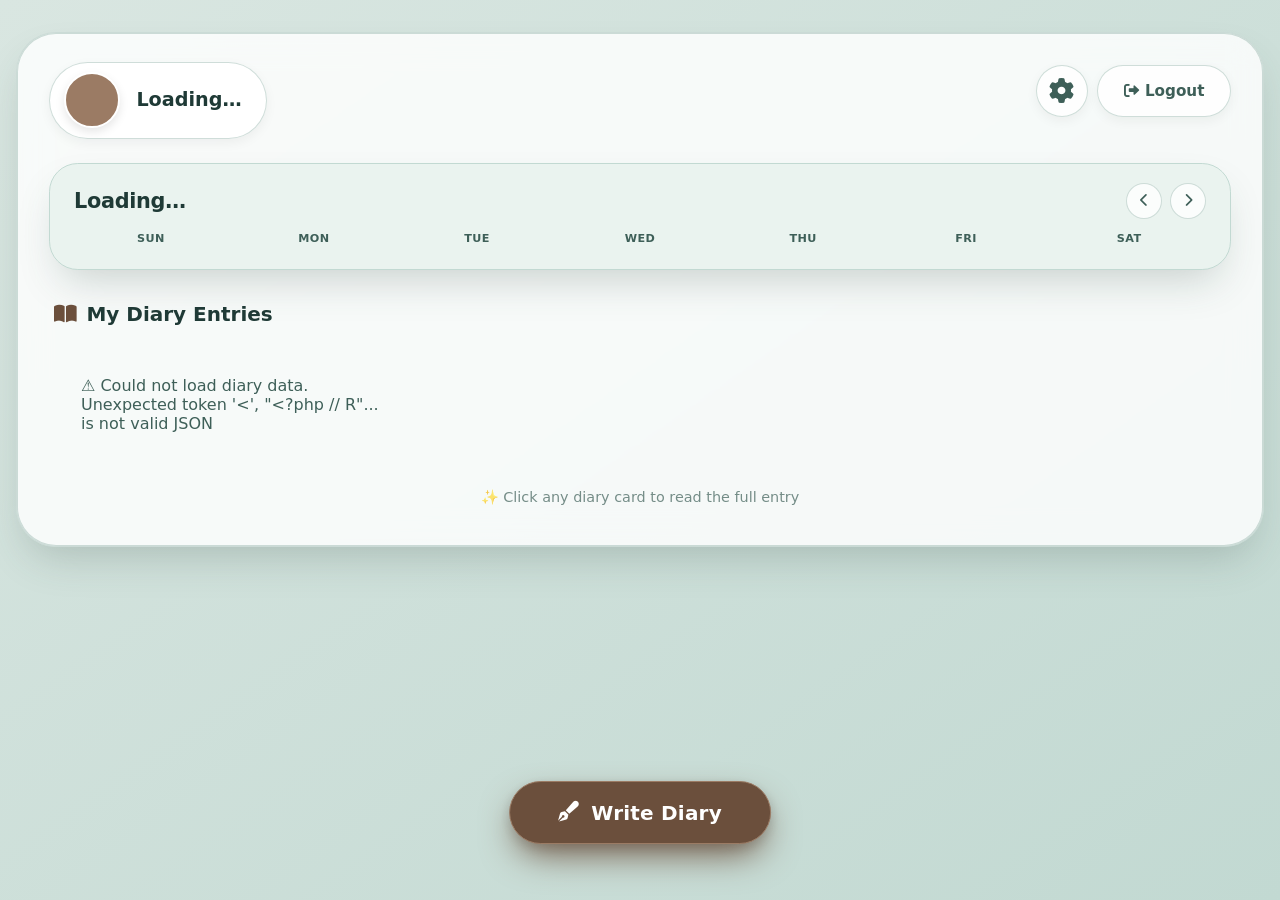
<file: index.html>
<!DOCTYPE html>
<html lang="en">
<head>
  <meta charset="UTF-8">
  <meta name="viewport" content="width=device-width, initial-scale=1.0">
  <title>Mood Diary · Dashboard</title>
  <link rel="stylesheet" href="https://cdnjs.cloudflare.com/ajax/libs/font-awesome/6.0.0-beta3/css/all.min.css"
        integrity="sha512-Fo3rlrZj/k7ujTnHg4CGR2D7kSs0v4LLanw2qksYuRlEzO+tcaEPQogQ0KaoGN26/zrn20ImR1DfuLWnOo7aBA=="
        crossorigin="anonymous" referrerpolicy="no-referrer">
  <link rel="stylesheet" href="css/dashboard.css?v=csp-20261114-1">
  <!-- [DIARY CRUD] Editor styling -->
  <link rel="stylesheet" href="css/diary-editor.css?v=20261201">
</head>
<body data-theme="mint-choco">

<div class="dashboard">
  <!-- ===== TOP BAR ===== -->
  <div class="top-bar">
    <div class="profile-section">
      <div class="avatar-wrapper">
        <div class="avatar" id="avatarContainer"></div>
      </div>
      <div class="user-info">
        <span class="user-name" id="displayName">Loading…</span>
        <span class="user-email" id="displayEmail"></span>
      </div>
    </div>
    <div class="top-actions">
      <button class="settings-btn" id="settingsToggle"><i class="fas fa-cog"></i></button>

      <button class="btn-logout" id="logoutBtn"><i class="fas fa-sign-out-alt"></i> Logout</button>
    </div>
  </div>

  <!-- ===== SETTINGS PANEL (hidden by default) ===== -->
  <div class="settings-panel" id="settingsPanel">
    <div class="row settings-actions-end">
      <button class="btn-delete-account" id="deleteAccountBtn" type="button">
        <i class="fas fa-trash"></i> Delete Account
      </button>
    </div>
    <div class="row">
      <label>Avatar</label>
      <div class="settings-avatar-row">
        <div class="settings-avatar-preview" id="settingsAvatarPreview"></div>
        <button class="avatar-upload-btn" id="settingsAvatarUploadBtn">
          <i class="fas fa-upload"></i> Upload Photo
        </button>
        <input type="file" class="avatar-upload-input" id="settingsAvatarInput" accept="image/*">
      </div>
    </div>
    <div class="row">
      <label for="nameInput">Name</label>
      <input type="text" id="nameInput" placeholder="Your name">
    </div>
    <div class="row">
      <label>Email</label>
      <input type="text" id="emailDisplay" readonly>
    </div>
    <div class="row settings-theme-start">
      <label>Theme</label>
      <div class="theme-grid" id="themeGrid"></div>
    </div>
    <div class="row settings-actions-between">
      <button class="btn-save" id="saveSettingsBtn"><i class="fas fa-check"></i> Save</button>
      <button class="btn-cancel" id="cancelSettingsBtn"><i class="fas fa-times"></i> Cancel</button>
    </div>
  </div>

  <!-- ===== CALENDAR ===== -->
  <div class="calendar-section">
    <div class="calendar-header">
      <div class="calendar-month-year" id="calendarMonthYear">Loading…</div>
      <div class="calendar-nav">
        <button id="prevMonthBtn"><i class="fas fa-chevron-left"></i></button>
        <button id="nextMonthBtn"><i class="fas fa-chevron-right"></i></button>
      </div>
    </div>
    <div class="calendar-weekdays">
      <span>Sun</span><span>Mon</span><span>Tue</span><span>Wed</span><span>Thu</span><span>Fri</span><span>Sat</span>
    </div>
    <div class="calendar-grid" id="calendarGrid"></div>
  </div>

  <!-- ===== DIARY CARDS ===== -->
  <div class="diary-section-title">
    <i class="fas fa-book-open"></i> My Diary Entries
  </div>
  <div class="diary-grid" id="diaryGrid"></div>
  <div class="hint">✨ Click any diary card to read the full entry</div>
</div>

<!-- FIXED WRITE DIARY BUTTON [DIARY CRUD] -->
<div class="create-fixed">
  <button class="create-btn" id="createDiaryBtn"><i class="fas fa-pen-fancy"></i> Write Diary</button>
</div>

<!-- FULLPAGE DETAIL VIEW -->
<div class="fullpage-overlay" id="fullpageOverlay">
  <button class="fullpage-close" id="fullpageCloseBtn"><i class="fas fa-times"></i></button>
  <div class="fullpage-content" id="fullpageContent"></div>
</div>

<!-- [DIARY CRUD] Must load before dashboard.js -->
<script src="js/dashboard.js?v=20261118"></script>
<script src="js/diary-crud.js?v=20261118"></script>
</body>
</html>
</file>
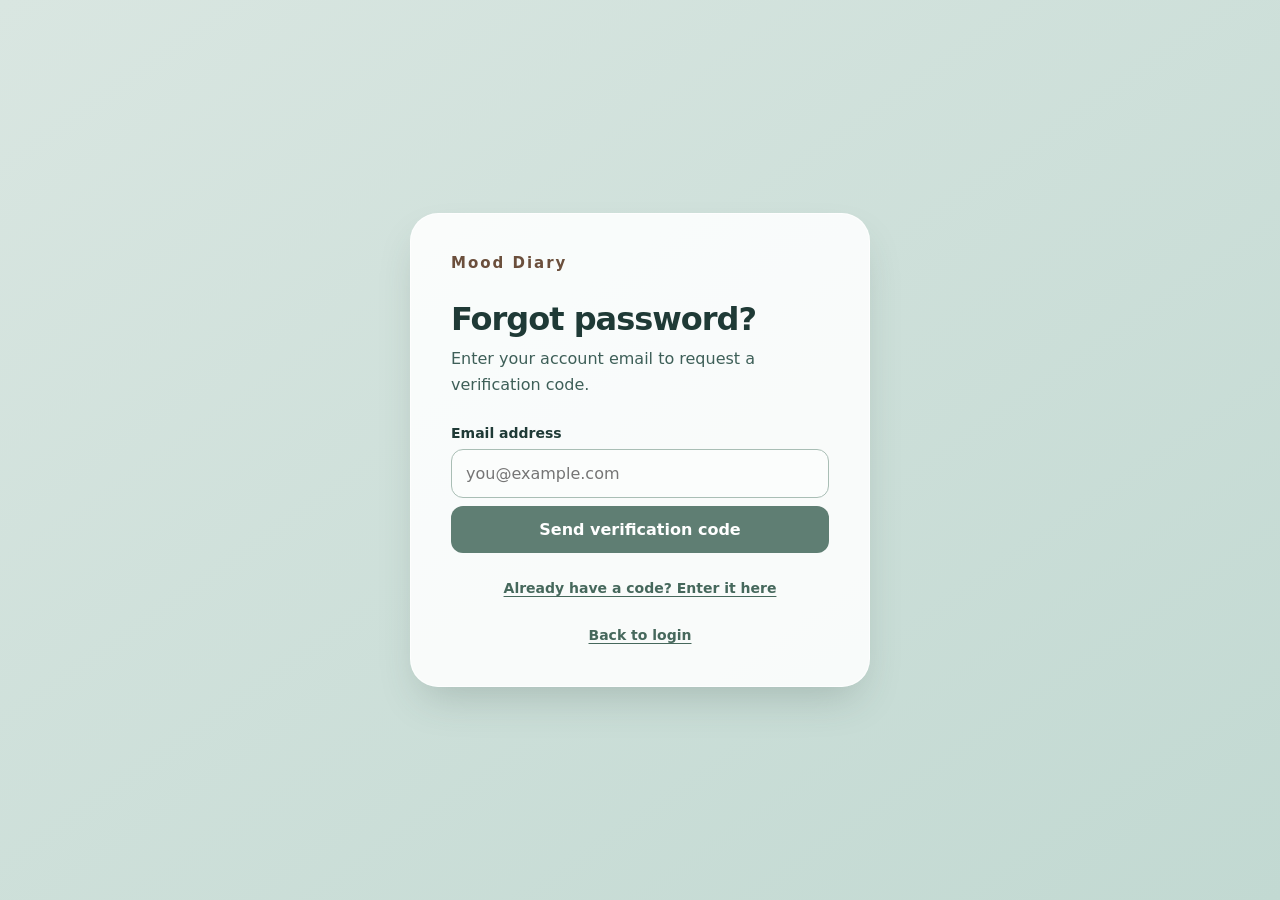
<file: forgot_password.html>
<!DOCTYPE html>
<html lang="en"><head><meta charset="UTF-8"><meta name="viewport" content="width=device-width, initial-scale=1.0"><meta name="referrer" content="no-referrer"><title>Mood Diary · Forgot password?</title><link rel="stylesheet" href="css/login.css?v=reset-1"></head>
<body><main class="login-card"><div class="brand">Mood Diary</div><h1>Forgot password?</h1><p class="intro">Enter your account email to request a verification code.</p>
<form id="forgotForm"><label for="email">Email address</label><input id="email" type="email" autocomplete="email" maxlength="120" required placeholder="you@example.com"><button class="submit" type="submit">Send verification code</button></form>
<p class="account-link"><a id="enterCode" href="reset_password.html">Already have a code? Enter it here</a></p><p id="feedback" role="status"></p><p class="account-link"><a href="login.html">Back to login</a></p>
</main><script src="js/password_reset.js?v=2"></script></body></html>
</file>
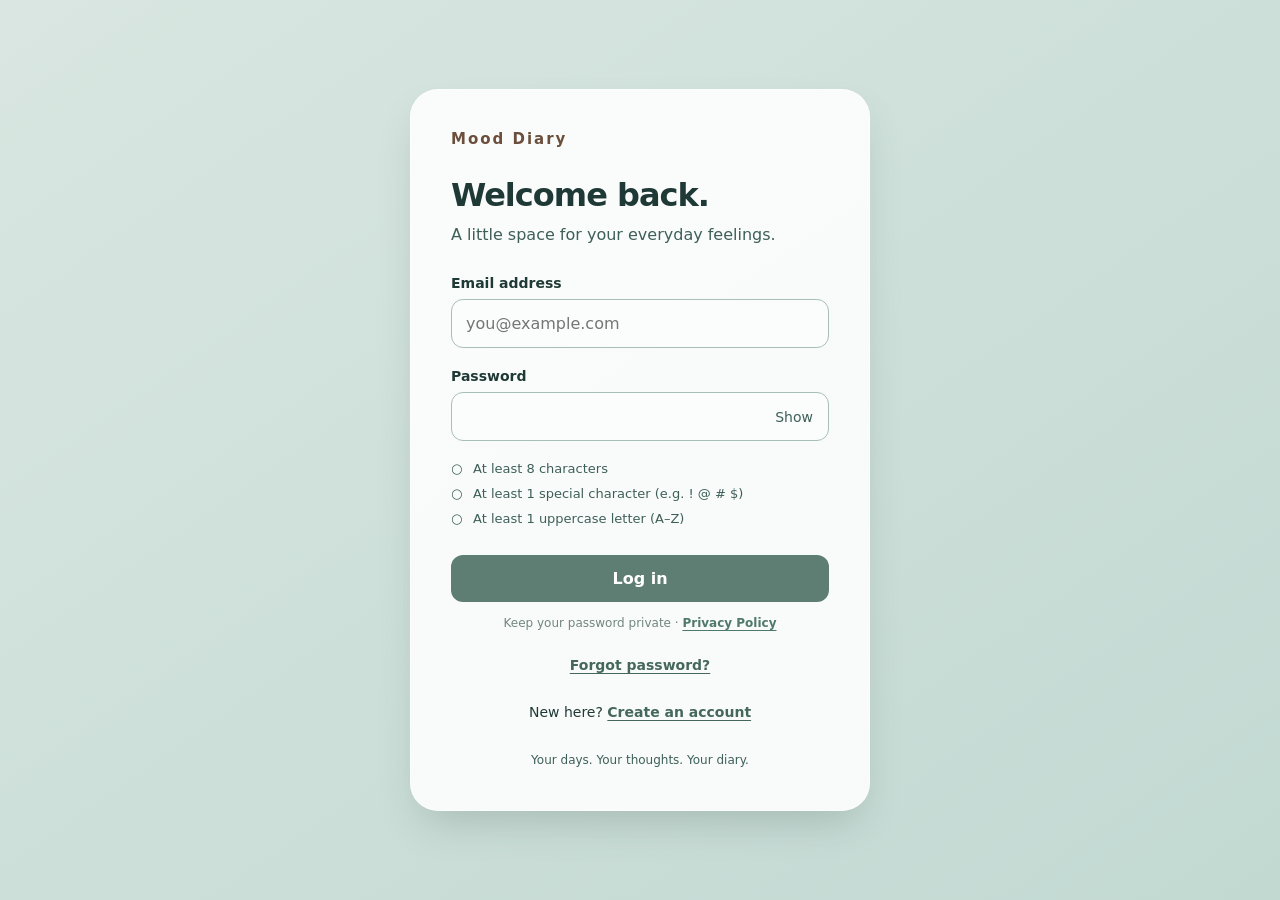
<file: login.html>
<!DOCTYPE html>
<html lang="en">
<head>
  <meta charset="UTF-8">
  <meta name="viewport" content="width=device-width, initial-scale=1.0">
  <title>Mood Diary · Login</title>
  <link rel="stylesheet" href="css/login.css?v=register-1">
</head>
<body>
  <main class="login-card">
    <div class="brand">Mood Diary</div>
    <h1>Welcome back.</h1>
    <p class="intro">A little space for your everyday feelings.</p>
    <form id="loginForm" action="api/login.php" method="post">
      <label for="email">Email address</label>
      <input id="email" name="email" type="email" autocomplete="username" maxlength="120" required placeholder="you@example.com">
      <label for="password">Password</label>
      <div class="password-field">
        <input id="password" name="password" type="password" autocomplete="current-password" required aria-describedby="passwordRequirements">
        <button id="togglePassword" type="button" aria-label="Show password" aria-pressed="false">Show</button>
      </div>
      <ul id="passwordRequirements" class="requirements">
        <li id="ruleLength">At least 8 characters</li>
        <li id="ruleSpecial">At least 1 special character (e.g. ! @ # $)</li>
        <li id="ruleUppercase">At least 1 uppercase letter (A–Z)</li>
      </ul>
      <p id="loginError" class="error" role="alert"></p>
      <button class="submit" id="loginButton" type="submit">Log in</button>
      <noscript><p>Please enable JavaScript to log in.</p></noscript>
    </form>
     <!-- Task C: Security Awareness -->
    <p class="security-inline">
      Keep your password private ·
      <a href="privacy.html">Privacy Policy</a>
    </p>
    <p class="account-link"><a href="forgot_password.html">Forgot password?</a></p>
    <p class="account-link">New here? <a href="register.html">Create an account</a></p>
    <p class="footer">Your days. Your thoughts. Your diary.</p>
  </main>
  <script src="js/login.js"></script>
</body>
</html>
</file>
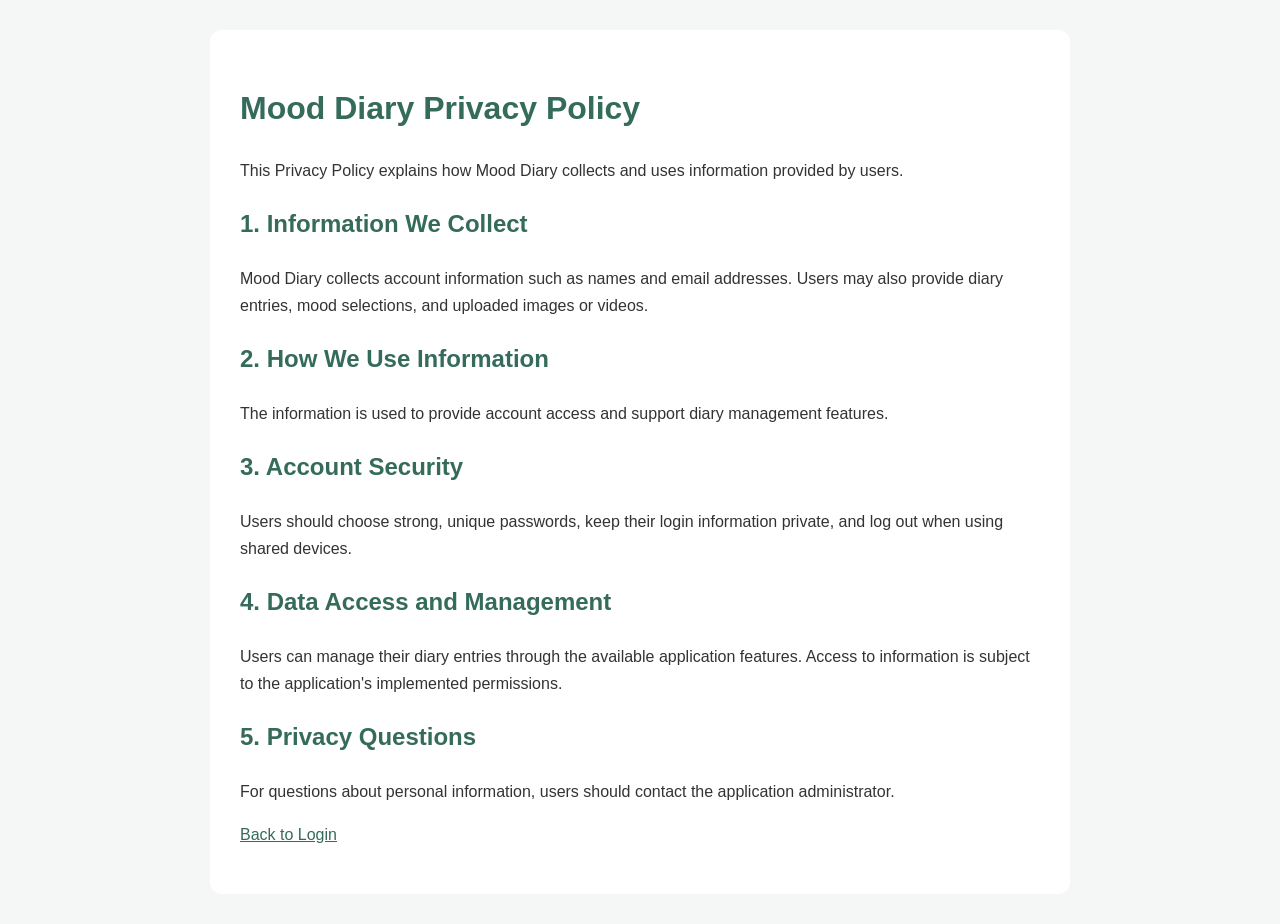
<file: privacy.html>
<!DOCTYPE html>
<html lang="en">
<head>
  <meta charset="UTF-8">
  <meta name="viewport" content="width=device-width, initial-scale=1.0">
  <title>Privacy Policy | Mood Diary</title>

  <style>
    body {
      font-family: Arial, sans-serif;
      line-height: 1.7;
      background: #f5f7f6;
      color: #333;
      margin: 0;
      padding: 30px 16px;
    }

    .container {
      max-width: 800px;
      margin: auto;
      padding: 30px;
      background: white;
      border-radius: 12px;
    }

    h1, h2 {
      color: #356b5b;
    }

    a {
      color: #356b5b;
    }
  </style>
</head>

<body>
  <main class="container">
    <h1>Mood Diary Privacy Policy</h1>

    <p>
      This Privacy Policy explains how Mood Diary
      collects and uses information provided by users.
    </p>

    <h2>1. Information We Collect</h2>
    <p>
      Mood Diary collects account information such
      as names and email addresses. Users may also
      provide diary entries, mood selections, and
      uploaded images or videos.
    </p>

    <h2>2. How We Use Information</h2>
    <p>
      The information is used to provide account
      access and support diary management features.
    </p>

    <h2>3. Account Security</h2>
    <p>
      Users should choose strong, unique passwords,
      keep their login information private, and
      log out when using shared devices.
    </p>

    <h2>4. Data Access and Management</h2>
    <p>
      Users can manage their diary entries through
      the available application features.
      Access to information is subject to the
      application's implemented permissions.
    </p>

    <h2>5. Privacy Questions</h2>
    <p>
      For questions about personal information,
      users should contact the application administrator.
    </p>

    <p>
      <a href="login.html">Back to Login</a>
    </p>
  </main>
</body>
</html>
</file>
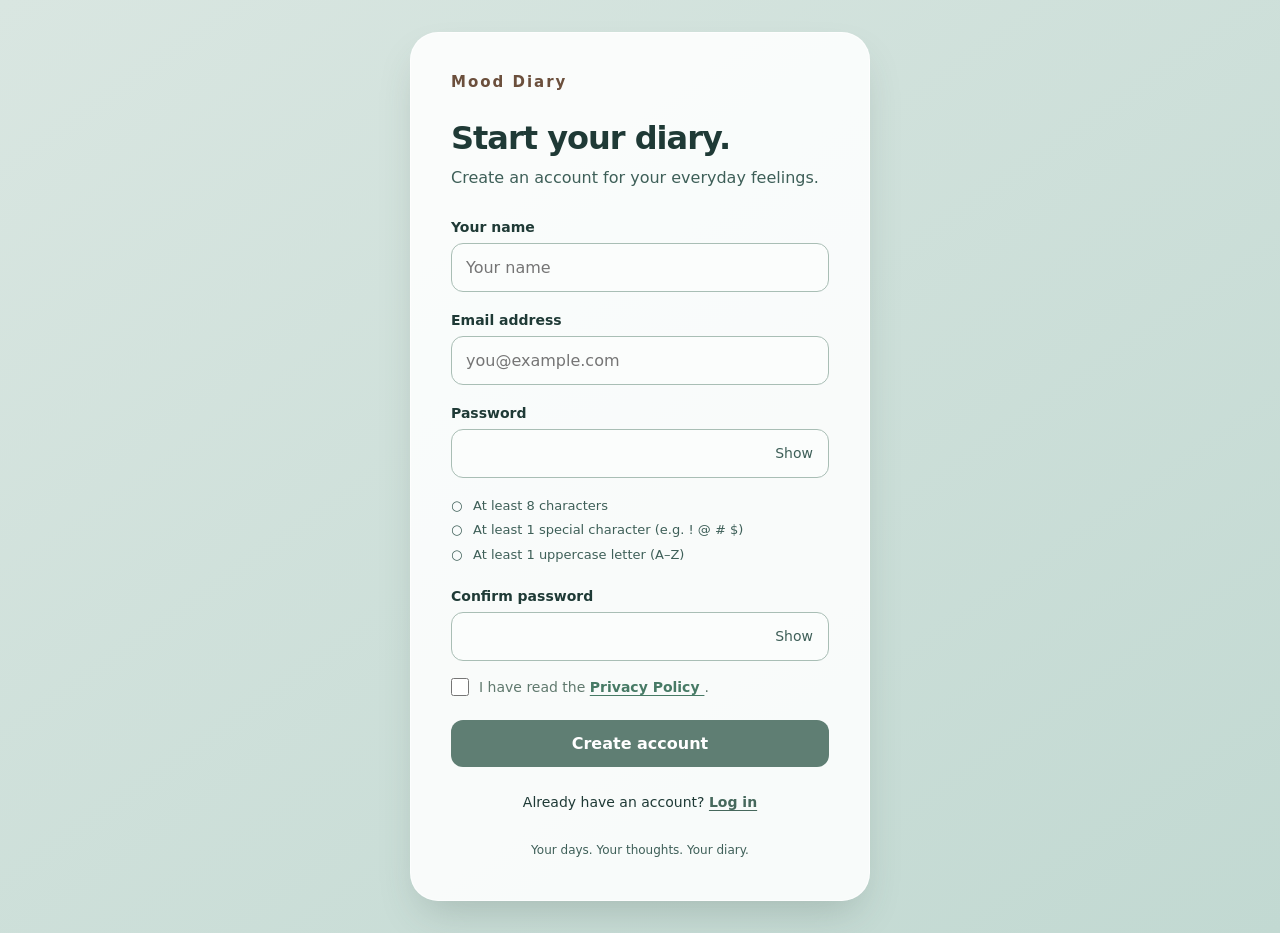
<file: register.html>
<!DOCTYPE html>
<html lang="en">
<head>
  <meta charset="UTF-8">
  <meta name="viewport" content="width=device-width, initial-scale=1.0">
  <title>Mood Diary · Register</title>
  <link rel="stylesheet" href="css/login.css?v=register-2">
</head>
<body>
  <main class="login-card">
    <div class="brand">Mood Diary</div>
    <h1>Start your diary.</h1>
    <p class="intro">Create an account for your everyday feelings.</p>
    <form id="registerForm" action="api/register.php" method="post">
      <label for="name">Your name</label>
      <input id="name" name="name" type="text" autocomplete="name" maxlength="50" required placeholder="Your name">
      <label for="email">Email address</label>
      <input id="email" name="email" type="email" autocomplete="username" maxlength="120" required placeholder="you@example.com" aria-describedby="emailStatus">
      <p id="emailStatus" class="email-status" role="status"></p>
      <label for="password">Password</label>
      <div class="password-field">
        <input id="password" name="password" type="password" autocomplete="new-password" required aria-describedby="passwordRequirements passwordMatch">
        <button id="togglePassword" type="button" aria-label="Show password" aria-pressed="false">Show</button>
      </div>
      <ul id="passwordRequirements" class="requirements">
        <li id="ruleLength">At least 8 characters</li>
        <li id="ruleSpecial">At least 1 special character (e.g. ! @ # $)</li>
        <li id="ruleUppercase">At least 1 uppercase letter (A–Z)</li>
      </ul>
      <label for="confirmPassword">Confirm password</label>
      <div class="password-field">
        <input id="confirmPassword" name="confirmPassword" type="password" autocomplete="new-password" required aria-describedby="passwordMatch">
        <button id="toggleConfirmPassword" type="button" aria-label="Show confirm password" aria-pressed="false">Show</button>
      </div>
      <p id="passwordMatch" class="email-status" role="status"></p>
      
      <!-- Task C: Privacy Policy Acknowledgement -->
      <div class="privacy-acknowledgement">
        <label for="privacyCheckbox" class="privacy-label">
          <input
            type="checkbox"
            id="privacyCheckbox"
            name="privacy_acknowledged"
            required
          >

          <span>
            I have read the
            <a href="privacy.html" target="_blank" rel="noopener">
              Privacy Policy
            </a>.
          </span>
        </label>

        <p id="privacyError"
          class="privacy-error"
          role="alert"
          aria-live="polite"></p>
      </div>
      <!-- Task C: Privacy Policy Acknowledgement -->
      
      <p id="registerSuccess" class="success" role="status"></p>
      <p id="registerError" class="error" role="alert"></p>
      <button class="submit" id="registerButton" type="submit">Create account</button>
      <noscript><p>Please enable JavaScript to create an account.</p></noscript>
    </form>
    
     <!-- Task C: Privacy Checkbox Validation -->
    <script>
      const privacyCheckbox = document.getElementById('privacyCheckbox');
      const privacyError = document.getElementById('privacyError');

      privacyCheckbox.addEventListener('invalid', function(event) {
        event.preventDefault();

        privacyError.textContent =
          'Please acknowledge the Privacy Policy before continuing.';

        privacyCheckbox.setAttribute('aria-invalid', 'true');
      });

      privacyCheckbox.addEventListener('change', function() {
        if (privacyCheckbox.checked) {
          privacyError.textContent = '';
          privacyCheckbox.removeAttribute('aria-invalid');
        }
      });
    </script>
    
    <p class="account-link">Already have an account? <a href="login.html">Log in</a></p>
    <p class="footer">Your days. Your thoughts. Your diary.</p>
  </main>
  <script src="js/register.js?v=3"></script>
</body>
</html>
</file>
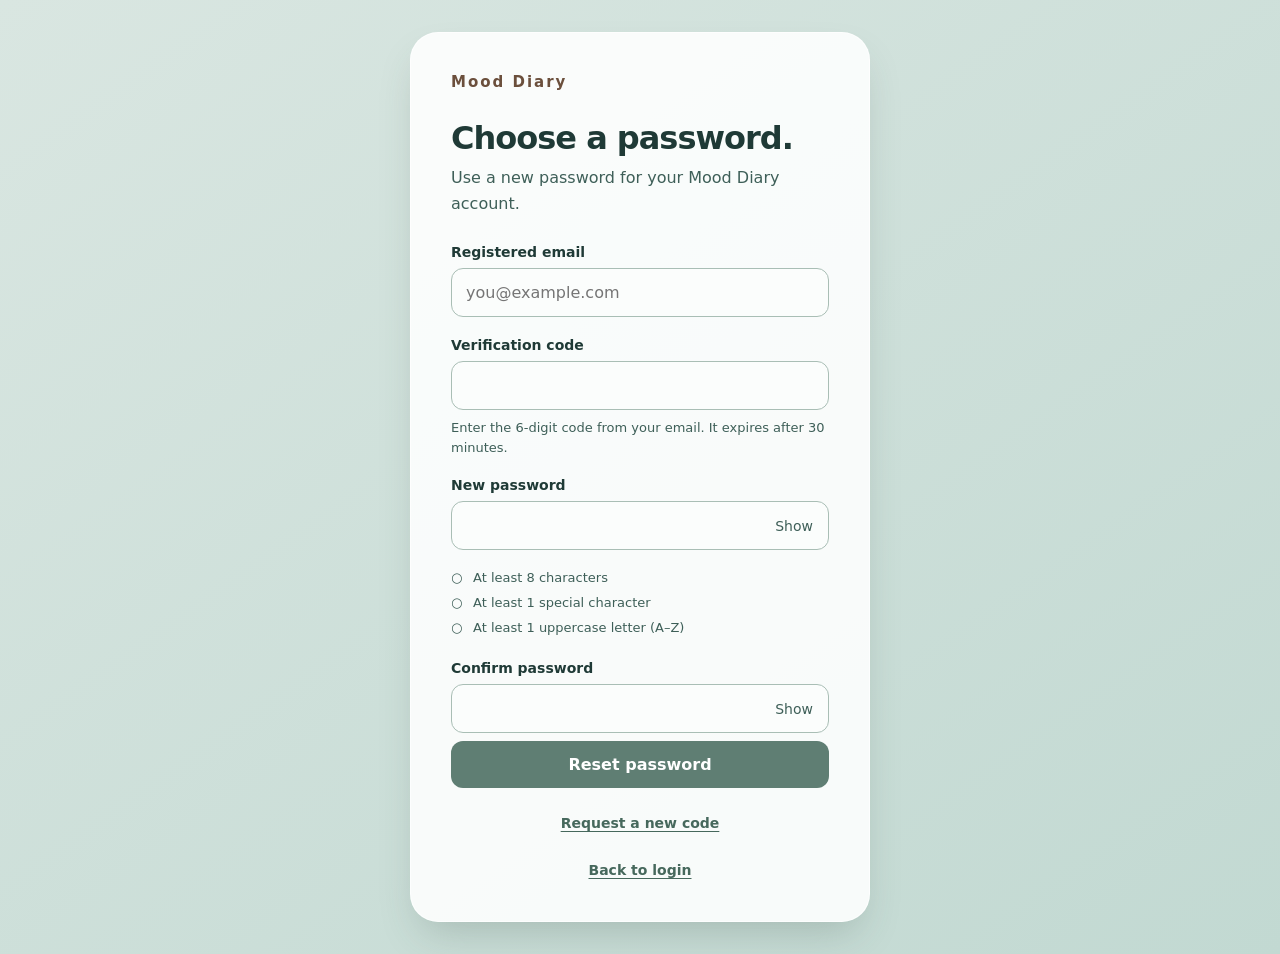
<file: reset_password.html>
<!DOCTYPE html>
<html lang="en"><head><meta charset="UTF-8"><meta name="viewport" content="width=device-width, initial-scale=1.0"><meta name="referrer" content="no-referrer"><title>Mood Diary · Choose a password.</title><link rel="stylesheet" href="css/login.css?v=reset-1"></head>
<body><main class="login-card"><div class="brand">Mood Diary</div><h1>Choose a password.</h1><p class="intro">Use a new password for your Mood Diary account.</p>
<form id="resetForm">
<label for="email">Registered email</label><input id="email" type="email" autocomplete="email" maxlength="120" required placeholder="you@example.com">
<label for="code">Verification code</label><input id="code" type="text" inputmode="numeric" autocomplete="one-time-code" pattern="[0-9]{6}" maxlength="6" required aria-describedby="codeHelp"><p id="codeHelp" class="email-status">Enter the 6-digit code from your email. It expires after 30 minutes.</p>
<label for="password">New password</label><div class="password-field"><input id="password" type="password" autocomplete="new-password" required aria-describedby="requirements"><button type="button" data-toggle="password" aria-label="Show new password" aria-pressed="false">Show</button></div>
<ul id="requirements" class="requirements"><li id="length">At least 8 characters</li><li id="special">At least 1 special character</li><li id="upper">At least 1 uppercase letter (A–Z)</li></ul>
<label for="confirmPassword">Confirm password</label><div class="password-field"><input id="confirmPassword" type="password" autocomplete="new-password" required aria-describedby="match"><button type="button" data-toggle="confirmPassword" aria-label="Show confirm password" aria-pressed="false">Show</button></div>
<p id="match" class="error" role="status"></p><button class="submit" type="submit">Reset password</button></form>
<p class="account-link"><a href="forgot_password.html">Request a new code</a></p>
<p id="feedback" role="status"></p><p class="account-link"><a href="login.html">Back to login</a></p>
</main><script src="js/password_reset.js?v=2"></script></body></html>
</file>
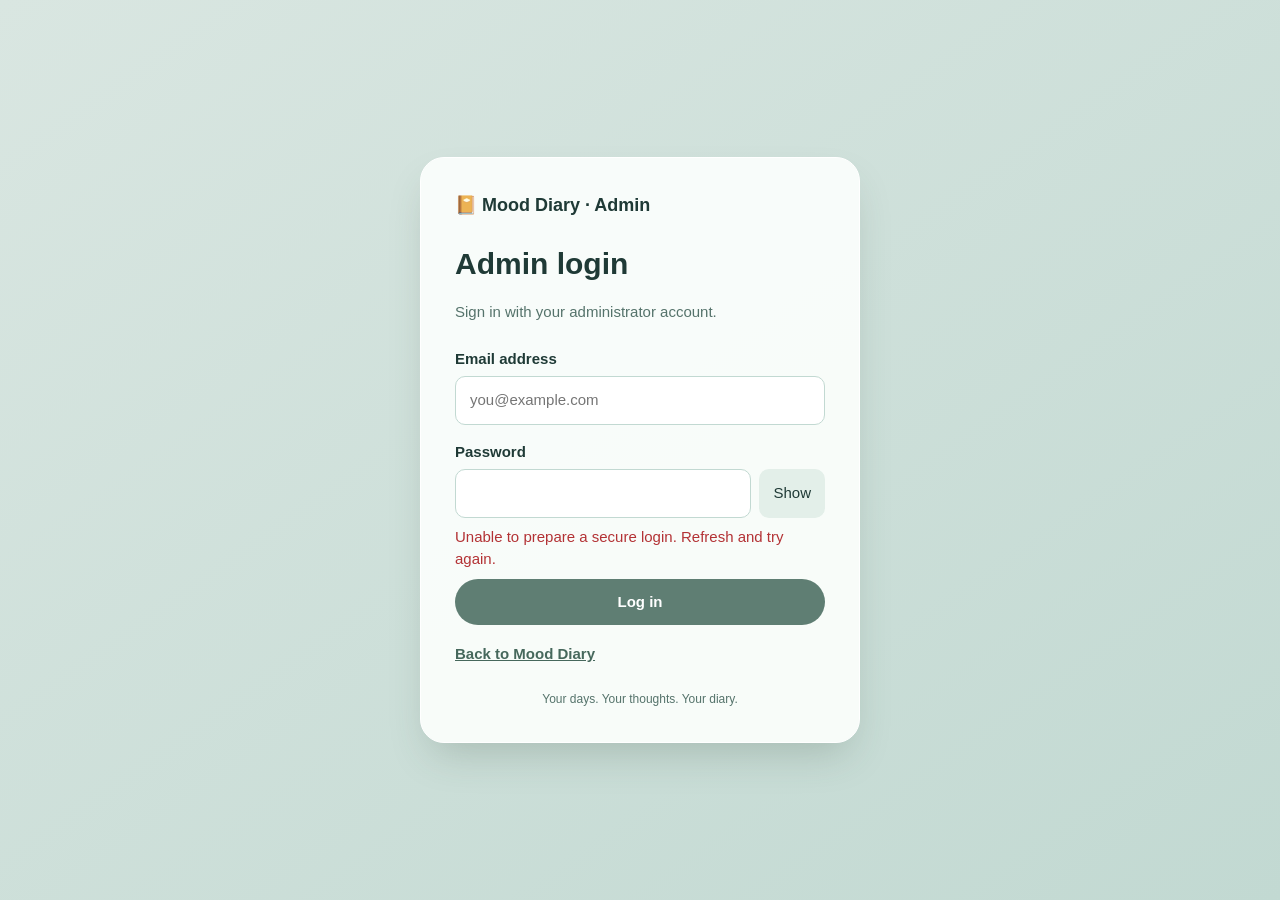
<file: admin/login.html>
<!doctype html>
<html lang="en"><head><meta charset="utf-8"><meta name="viewport" content="width=device-width,initial-scale=1"><title>Mood Diary · Admin Login</title><link rel="stylesheet" href="login.css"></head>
<body><main class="login-card"><div class="brand">📔 Mood Diary · Admin</div><h1>Admin login</h1><p class="intro">Sign in with your administrator account.</p>
<form id="loginForm" action="api/login.php" method="post"><label for="email">Email address</label><input id="email" name="email" type="email" autocomplete="username" maxlength="120" required placeholder="you@example.com"><label for="password">Password</label><div class="password-field"><input id="password" name="password" type="password" autocomplete="current-password" required aria-describedby="passwordRequirements"><button id="togglePassword" type="button" aria-label="Show password" aria-pressed="false">Show</button></div>
<p id="loginError" class="error" role="alert"></p><button class="submit" id="loginButton" type="submit">Log in</button><noscript><p>Please enable JavaScript to log in.</p></noscript></form>
<p class="account-link"><a href="../index.html">Back to Mood Diary</a></p><p class="footer">Your days. Your thoughts. Your diary.</p></main><script src="login.js"></script></body></html>
</file>
<file: css/dashboard.css>
* {
    margin: 0;
    padding: 0;
    box-sizing: border-box;
    font-family: 'Inter', 'Segoe UI', Roboto, system-ui, sans-serif;
}

body {
    min-height: 100vh;
    display: flex;
    align-items: flex-start;
    justify-content: center;
    padding: 2rem 1rem 8rem;
    transition: background 0.4s ease, color 0.3s ease;
    background: var(--bg-gradient);
    color: var(--text-primary);
}

/* ========== 10 THEME PALETTES ========== */
body[data-theme="mint-choco"] {
    --bg-gradient: linear-gradient(145deg, #d9e6e1 0%, #c2d9d2 100%);
    --card-bg: rgba(255, 255, 255, 0.82);
    --card-hover-bg: rgba(255, 255, 255, 0.96);
    --text-primary: #1f3a36;
    --text-secondary: #3e5f58;
    --accent: #6b4f3c;
    --accent-light: #9b7b64;
    --border-light: rgba(150, 180, 170, 0.45);
    --shadow: 0 20px 40px -12px rgba(60, 80, 70, 0.25);
    --date-bg: #e3efe9;
    --date-text: #3b5d54;
    --button-bg: #5f7e73;
    --button-hover: #46685c;
    --modal-bg: #f6fcf9;
    --settings-bg: #f0f9f5;
    --calendar-header: #5f7e73;
    --calendar-body: #eaf3ef;
    --calendar-border: #c2d9d2;
    --overlay-bg: rgba(30, 50, 45, 0.7);
    --calendar-cell-bg: #f5faf7;
    --calendar-cell-hover: #e0ede6;
    --calendar-today: #5f7e73;
}
body[data-theme="vintage"] {
    --bg-gradient: linear-gradient(145deg, #efe6db 0%, #e0d3c4 100%);
    --card-bg: rgba(255, 248, 240, 0.85);
    --card-hover-bg: #fffaf5;
    --text-primary: #4a3728;
    --text-secondary: #6e5a4a;
    --accent: #b38b6d;
    --accent-light: #c9a88c;
    --border-light: #dacbbd;
    --shadow: 0 20px 40px -12px #b8a08a;
    --date-bg: #ece0d4;
    --date-text: #6e4e3a;
    --button-bg: #b38b6d;
    --button-hover: #9a7356;
    --modal-bg: #fffaf4;
    --settings-bg: #f9f2e9;
    --calendar-header: #b38b6d;
    --calendar-body: #f5ede5;
    --calendar-border: #dacbbd;
    --overlay-bg: rgba(70, 55, 40, 0.7);
    --calendar-cell-bg: #fffaf6;
    --calendar-cell-hover: #f5ebe2;
    --calendar-today: #b38b6d;
}
body[data-theme="macaron"] {
    --bg-gradient: linear-gradient(145deg, #fde2e4 0%, #fad2d6 100%);
    --card-bg: rgba(255, 250, 250, 0.9);
    --card-hover-bg: #ffffff;
    --text-primary: #693b4b;
    --text-secondary: #946b7a;
    --accent: #d88b9c;
    --accent-light: #eab0bd;
    --border-light: #f9dfe4;
    --shadow: 0 20px 40px -12px #eac0cb;
    --date-bg: #ffeef1;
    --date-text: #a5596e;
    --button-bg: #d88b9c;
    --button-hover: #c47486;
    --modal-bg: #fffafb;
    --settings-bg: #fff5f7;
    --calendar-header: #d88b9c;
    --calendar-body: #fff0f3;
    --calendar-border: #f9dfe4;
    --overlay-bg: rgba(100, 50, 65, 0.7);
    --calendar-cell-bg: #fff8fa;
    --calendar-cell-hover: #ffeef3;
    --calendar-today: #d88b9c;
}
body[data-theme="monochrome"] {
    --bg-gradient: linear-gradient(145deg, #e8e8e8 0%, #d0d0d0 100%);
    --card-bg: rgba(245, 245, 245, 0.9);
    --card-hover-bg: #ffffff;
    --text-primary: #1e1e1e;
    --text-secondary: #4a4a4a;
    --accent: #5a5a5a;
    --accent-light: #8a8a8a;
    --border-light: #cccccc;
    --shadow: 0 20px 40px -12px #aaaaaa;
    --date-bg: #e0e0e0;
    --date-text: #3a3a3a;
    --button-bg: #5e5e5e;
    --button-hover: #3f3f3f;
    --modal-bg: #fcfcfc;
    --settings-bg: #f2f2f2;
    --calendar-header: #5e5e5e;
    --calendar-body: #f0f0f0;
    --calendar-border: #cccccc;
    --overlay-bg: rgba(40, 40, 40, 0.7);
    --calendar-cell-bg: #f7f7f7;
    --calendar-cell-hover: #e9e9e9;
    --calendar-today: #5e5e5e;
}
body[data-theme="ocean"] {
    --bg-gradient: linear-gradient(145deg, #c9e4f0 0%, #a8d0e0 100%);
    --card-bg: rgba(255, 255, 255, 0.85);
    --card-hover-bg: #ffffff;
    --text-primary: #1d4f5e;
    --text-secondary: #367a8c;
    --accent: #2d7a92;
    --accent-light: #5fa3b8;
    --border-light: #b8dae8;
    --shadow: 0 20px 40px -12px #89b8cc;
    --date-bg: #e0f0f7;
    --date-text: #206475;
    --button-bg: #3987a0;
    --button-hover: #236b81;
    --modal-bg: #f9fdff;
    --settings-bg: #eef7fb;
    --calendar-header: #3987a0;
    --calendar-body: #e5f3f9;
    --calendar-border: #b8dae8;
    --overlay-bg: rgba(25, 70, 85, 0.7);
    --calendar-cell-bg: #f2fafd;
    --calendar-cell-hover: #e2f0f7;
    --calendar-today: #3987a0;
}
body[data-theme="forest"] {
    --bg-gradient: linear-gradient(145deg, #d0e0d0 0%, #b8ccb8 100%);
    --card-bg: rgba(250, 255, 250, 0.9);
    --card-hover-bg: #ffffff;
    --text-primary: #234f32;
    --text-secondary: #3d6b4b;
    --accent: #3e704a;
    --accent-light: #6a9a78;
    --border-light: #b8d4b8;
    --shadow: 0 20px 40px -12px #8faa8f;
    --date-bg: #e3f0e3;
    --date-text: #2b5a3a;
    --button-bg: #4a7a5a;
    --button-hover: #346044;
    --modal-bg: #f8fff8;
    --settings-bg: #edf7ed;
    --calendar-header: #4a7a5a;
    --calendar-body: #eaf4ea;
    --calendar-border: #b8d4b8;
    --overlay-bg: rgba(30, 65, 40, 0.7);
    --calendar-cell-bg: #f5fcf5;
    --calendar-cell-hover: #e4f0e4;
    --calendar-today: #4a7a5a;
}
body[data-theme="sunset"] {
    --bg-gradient: linear-gradient(145deg, #fde2c8 0%, #fccfa5 100%);
    --card-bg: rgba(255, 250, 245, 0.9);
    --card-hover-bg: #ffffff;
    --text-primary: #6b3e1e;
    --text-secondary: #92643e;
    --accent: #c9773a;
    --accent-light: #e49b5e;
    --border-light: #f7d9bb;
    --shadow: 0 20px 40px -12px #e0b48a;
    --date-bg: #ffeede;
    --date-text: #9e5e2e;
    --button-bg: #d68a4c;
    --button-hover: #bb753b;
    --modal-bg: #fffcf8;
    --settings-bg: #fff6ee;
    --calendar-header: #d68a4c;
    --calendar-body: #fff2e6;
    --calendar-border: #f7d9bb;
    --overlay-bg: rgba(90, 55, 30, 0.7);
    --calendar-cell-bg: #fff9f2;
    --calendar-cell-hover: #ffefe1;
    --calendar-today: #d68a4c;
}
body[data-theme="lavender"] {
    --bg-gradient: linear-gradient(145deg, #e6d9f0 0%, #d5c2e8 100%);
    --card-bg: rgba(252, 248, 255, 0.9);
    --card-hover-bg: #ffffff;
    --text-primary: #4f2b6b;
    --text-secondary: #70548a;
    --accent: #9b72b8;
    --accent-light: #bf9dd8;
    --border-light: #ddc8ee;
    --shadow: 0 20px 40px -12px #b89ed0;
    --date-bg: #efe3fa;
    --date-text: #633f82;
    --button-bg: #aa82c9;
    --button-hover: #8e64af;
    --modal-bg: #fdfaff;
    --settings-bg: #f8f0ff;
    --calendar-header: #aa82c9;
    --calendar-body: #f3eafb;
    --calendar-border: #ddc8ee;
    --overlay-bg: rgba(70, 45, 95, 0.7);
    --calendar-cell-bg: #faf6ff;
    --calendar-cell-hover: #f1e7fc;
    --calendar-today: #aa82c9;
}
body[data-theme="peach"] {
    --bg-gradient: linear-gradient(145deg, #fde0d9 0%, #fccfc5 100%);
    --card-bg: rgba(255, 250, 248, 0.9);
    --card-hover-bg: #ffffff;
    --text-primary: #7d3e2e;
    --text-secondary: #a66a55;
    --accent: #e08163;
    --accent-light: #eda98e;
    --border-light: #f8d5c8;
    --shadow: 0 20px 40px -12px #e6b8a6;
    --date-bg: #ffefea;
    --date-text: #b15e44;
    --button-bg: #e08163;
    --button-hover: #c86b4f;
    --modal-bg: #fffcf9;
    --settings-bg: #fff5f0;
    --calendar-header: #e08163;
    --calendar-body: #fff1ec;
    --calendar-border: #f8d5c8;
    --overlay-bg: rgba(95, 50, 35, 0.7);
    --calendar-cell-bg: #fff9f6;
    --calendar-cell-hover: #ffece6;
    --calendar-today: #e08163;
}
body[data-theme="midnight"] {
  --bg-gradient: linear-gradient(145deg, #0f1a26 0%, #0a121c 100%);
  --card-bg: rgba(30, 45, 62, 0.96);
  --card-hover-bg: rgba(40, 60, 82, 0.98);
  --text-primary: #f2f7fc;
  --text-secondary: #b8cfe4;
  --accent: #5aa9e6;
  --accent-light: #8cc8f2;
  --border-light: rgba(120, 160, 200, 0.35);
  --shadow: 0 20px 40px -12px rgba(0, 0, 0, 0.7);
  --date-bg: #1f3346;
  --date-text: #d6e8f7;
  --button-bg: #3f7fb5;
  --button-hover: #2f6a9c;
  --modal-bg: #14212e;
  --settings-bg: #1a2b3a;
  --calendar-header: #3f7fb5;
  --calendar-body: #16252f;
  --calendar-border: rgba(90, 140, 180, 0.4);
  --overlay-bg: rgba(5, 10, 16, 0.85);
  --calendar-cell-bg: #1e3344;
  --calendar-cell-hover: #29465c;
  --calendar-today: #5aa9e6;
  color: #f2f7fc;
}

/* ========== DASHBOARD ========== */
.dashboard {
    max-width: 1300px;
    width: 100%;
    background: var(--card-bg);
    backdrop-filter: blur(16px);
    border-radius: 2.5rem;
    box-shadow: var(--shadow), 0 0 0 1px var(--border-light) inset;
    padding: 1.8rem 2rem 2.5rem;
    transition: background 0.4s, box-shadow 0.4s;
    border: 1px solid var(--border-light);
}

/* ========== TOP BAR ========== */
.top-bar {
    display: flex;
    justify-content: space-between;
    align-items: flex-start;
    flex-wrap: wrap;
    gap: 1rem;
    margin-bottom: 1.5rem;
}

.profile-section {
    display: flex;
    align-items: center;
    gap: 1rem;
    background: var(--card-bg);
    padding: 0.6rem 1.5rem 0.6rem 0.9rem;
    border-radius: 100px;
    backdrop-filter: blur(4px);
    box-shadow: 0 4px 12px rgba(0, 0, 0, 0.05);
    border: 1px solid var(--border-light);
}

.avatar-wrapper {
    position: relative;
    flex-shrink: 0;
}
.avatar {
    width: 56px;
    height: 56px;
    border-radius: 50%;
    background: var(--accent-light);
    display: flex;
    align-items: center;
    justify-content: center;
    font-size: 2rem;
    box-shadow: 0 4px 10px rgba(0, 0, 0, 0.1);
    overflow: hidden;
    border: 2px solid white;
    transition: 0.2s;
    cursor: pointer;
}
.avatar img {
    width: 100%;
    height: 100%;
    object-fit: cover;
}
.avatar-upload-overlay {
    position: absolute;
    inset: 0;
    border-radius: 50%;
    background: rgba(0, 0, 0, 0.4);
    display: flex;
    align-items: center;
    justify-content: center;
    color: white;
    font-size: 1.1rem;
    opacity: 0;
    transition: 0.2s;
    cursor: pointer;
    border: 2px solid white;
}
.avatar-wrapper:hover .avatar-upload-overlay {
    opacity: 1;
}
.avatar-upload-input {
    display: none;
}

.user-info {
    display: flex;
    flex-direction: column;
    gap: 0.15rem;
}
.user-name {
    font-size: 1.2rem;
    font-weight: 600;
    color: var(--text-primary);
    line-height: 1.2;
}
.user-email {
    font-size: 0.8rem;
    color: var(--text-secondary);
    opacity: 0.8;
    user-select: none;
}

.settings-btn {
    background: var(--card-bg);
    border: 1px solid var(--border-light);
    width: 52px;
    height: 52px;
    border-radius: 50%;
    display: flex;
    align-items: center;
    justify-content: center;
    font-size: 1.6rem;
    color: var(--text-secondary);
    cursor: pointer;
    transition: 0.2s;
    box-shadow: 0 4px 12px rgba(0, 0, 0, 0.05);
    flex-shrink: 0;
    margin-top: 0.2rem;
}
.settings-btn:hover {
    background: var(--card-hover-bg);
    color: var(--accent);
    transform: scale(1.04);
}

/* ===== TOP BAR ACTION GROUP (settings + logout) ===== */
.top-actions {
    display: flex;
    align-items: center;
    gap: 0.6rem;
    flex-shrink: 0;
    margin-top: 0.2rem;
}
.top-actions .settings-btn {
    margin-top: 0;
}
.top-actions .btn-logout {
    height: 52px;
    padding: 0 1.6rem;
    border-radius: 100px;
    font-size: 0.95rem;
    white-space: nowrap;
}

/* ========== SETTINGS PANEL ========== */
.settings-panel {
    display: none;
    background: var(--settings-bg);
    border-radius: 1.8rem;
    padding: 1.8rem 2rem;
    margin-bottom: 1.5rem;
    box-shadow: var(--shadow);
    border: 1px solid var(--border-light);
}
.settings-panel.show {
    display: block;
}

.settings-panel .row {
    display: flex;
    flex-wrap: wrap;
    align-items: center;
    gap: 1.2rem;
    margin-bottom: 1.5rem;
}
.settings-panel .row:last-child {
    margin-bottom: 0;
}
.settings-panel .settings-actions-end {
    justify-content: flex-end;
    margin-bottom: 0.5rem;
}
.settings-panel .settings-theme-start {
    align-items: flex-start;
}
.settings-panel .settings-actions-between {
    justify-content: space-between;
    margin-top: 0.5rem;
}

.settings-panel label {
    font-weight: 500;
    color: var(--text-secondary);
    min-width: 90px;
}
.settings-panel input[type="text"] {
    padding: 0.8rem 1.2rem;
    border-radius: 60px;
    border: 1px solid var(--border-light);
    background: var(--card-bg);
    font-size: 1rem;
    flex: 1;
    min-width: 160px;
    outline: none;
    color: var(--text-primary);
}
.settings-panel input[type="text"]:focus {
    border-color: var(--accent);
    box-shadow: 0 0 0 3px var(--accent-light);
}
.settings-panel input[readonly] {
    background: rgba(200, 200, 200, 0.2);
    cursor: not-allowed;
    opacity: 0.7;
}

/* avatar upload inside settings */
.settings-avatar-row {
    display: flex;
    align-items: center;
    gap: 1rem;
    flex-wrap: wrap;
}
.settings-avatar-preview {
    width: 56px;
    height: 56px;
    border-radius: 50%;
    background: var(--accent-light);
    display: flex;
    align-items: center;
    justify-content: center;
    font-size: 2rem;
    overflow: hidden;
    border: 2px solid white;
    box-shadow: 0 4px 10px rgba(0, 0, 0, 0.08);
}
.settings-avatar-preview img {
    width: 100%;
    height: 100%;
    object-fit: cover;
}
.avatar-upload-btn {
    background: var(--button-bg);
    border: none;
    padding: 0.65rem 1.4rem;
    border-radius: 60px;
    font-weight: 600;
    color: white;
    font-size: 0.9rem;
    cursor: pointer;
    transition: 0.2s;
    display: inline-flex;
    align-items: center;
    gap: 6px;
    box-shadow: 0 6px 14px -4px var(--button-bg);
}
.avatar-upload-btn:hover {
    background: var(--button-hover);
}

.theme-grid {
    display: flex;
    flex-wrap: wrap;
    gap: 0.7rem;
    margin: 0.5rem 0 0.2rem;
}
.theme-option {
    width: 42px;
    height: 42px;
    border-radius: 12px;
    cursor: pointer;
    border: 2px solid transparent;
    transition: 0.15s;
    box-shadow: 0 2px 8px rgba(0, 0, 0, 0.1);
}
.theme-option:hover {
    transform: scale(1.1);
    border-color: var(--accent);
}
.theme-option.active {
    border-color: var(--accent);
    outline: 2px solid white;
    box-shadow: 0 0 0 2px var(--accent);
}

.btn-save {
    background: var(--button-bg);
    border: none;
    padding: 0.75rem 2rem;
    border-radius: 60px;
    font-weight: 600;
    color: white;
    cursor: pointer;
    transition: 0.2s;
    box-shadow: 0 8px 16px -6px var(--button-bg);
}
.btn-save:hover {
    background: var(--button-hover);
}
.btn-cancel {
    background: transparent;
    border: 1px solid var(--border-light);
    padding: 0.75rem 2rem;
    border-radius: 60px;
    font-weight: 600;
    color: var(--text-secondary);
    cursor: pointer;
    transition: 0.2s;
    display: inline-flex;
    align-items: center;
    gap: 6px;
}
.btn-cancel:hover {
    background: rgba(200, 200, 200, 0.3);
    color: var(--text-primary);
}
.btn-logout {
    background: var(--card-bg);
    border: 1px solid var(--border-light);
    padding: 0.75rem 2rem;
    border-radius: 60px;
    font-weight: 600;
    color: var(--text-secondary);
    cursor: pointer;
    transition: 0.2s;
    display: inline-flex;
    align-items: center;
    gap: 6px;
    box-shadow: 0 4px 12px rgba(0, 0, 0, 0.05);
}
.btn-logout:hover {
    background: var(--card-hover-bg);
    color: var(--accent);
    transform: scale(1.04);
}

/* ========== FIXED WRITE DIARY BUTTON ========== */
.create-fixed {
    position: fixed;
    bottom: 3.5rem;
    left: 50%;
    transform: translateX(-50%);
    z-index: 900;
}
.create-btn {
    background: var(--accent);
    border: none;
    color: white;
    font-weight: 600;
    font-size: 1.25rem;
    padding: 1.15rem 3rem;
    border-radius: 60px;
    display: flex;
    align-items: center;
    gap: 12px;
    cursor: pointer;
    transition: background 0.2s, box-shadow 0.2s, transform 0.2s;
    box-shadow: 0 16px 36px -8px var(--accent), 0 4px 12px rgba(0, 0, 0, 0.15);
    border: 1px solid var(--accent-light);
    letter-spacing: 0.2px;
    transform: translateX(0);
}
.create-btn:hover {
    background: var(--button-hover);
    box-shadow: 0 20px 44px -8px var(--button-hover), 0 4px 16px rgba(0, 0, 0, 0.2);
}
.create-btn i {
    font-size: 1.3rem;
}

/* ========== CALENDAR SECTION (FIXED ROWS, NO SQUEEZE) ========== */
.calendar-section {
    background: var(--calendar-body);
    border-radius: 1.8rem;
    padding: 1.2rem 1.2rem 1rem;
    margin-bottom: 2rem;
    border: 1px solid var(--calendar-border);
    box-shadow: var(--shadow);
}

.calendar-header {
    display: flex;
    justify-content: space-between;
    align-items: center;
    margin-bottom: 0.8rem;
    padding: 0 0.3rem;
}

.calendar-month-year {
    font-size: 1.3rem;
    font-weight: 700;
    color: var(--text-primary);
    letter-spacing: -0.3px;
}

.calendar-nav {
    display: flex;
    gap: 0.5rem;
}
.calendar-nav button {
    background: var(--card-bg);
    border: 1px solid var(--border-light);
    width: 36px;
    height: 36px;
    border-radius: 50%;
    display: flex;
    align-items: center;
    justify-content: center;
    cursor: pointer;
    color: var(--text-secondary);
    transition: 0.2s;
    font-size: 0.85rem;
}
.calendar-nav button:hover {
    background: var(--accent);
    color: white;
    border-color: var(--accent);
}

.calendar-weekdays {
    display: grid;
    grid-template-columns: repeat(7, 1fr);
    gap: 6px;
    margin-bottom: 0.5rem;
    padding: 0 0.2rem;
}
.calendar-weekdays span {
    text-align: center;
    font-size: 0.7rem;
    font-weight: 600;
    color: var(--text-secondary);
    text-transform: uppercase;
    letter-spacing: 0.4px;
}

/* Fixed row height — no squeeze, always 6 rows visible */
.calendar-grid {
    display: grid;
    grid-template-columns: repeat(7, 1fr);
    grid-auto-rows: 56px;
    gap: 6px;
    padding: 0 0.2rem;
}

.calendar-day {
    position: relative;
    background: var(--calendar-cell-bg);
    border-radius: 12px;
    display: flex;
    align-items: center;
    justify-content: center;
    cursor: pointer;
    transition: 0.2s;
    border: 1px solid transparent;
    min-height: 56px;
    overflow: hidden;
}
.calendar-day:hover {
    background: var(--calendar-cell-hover);
    border-color: var(--accent-light);
    transform: scale(1.04);
}
.calendar-day.other-month {
    opacity: 0.3;
    pointer-events: none;
}
.calendar-day.today {
    border-color: var(--calendar-today);
    border-width: 2px;
    background: var(--calendar-cell-hover);
}

.calendar-day .day-number {
    position: absolute;
    top: 4px;
    left: 7px;
    font-size: 0.7rem;
    font-weight: 700;
    color: var(--text-primary);
    line-height: 1;
    z-index: 2;
}
.calendar-day .day-mood {
    position: absolute;
    top: 50%;
    left: 50%;
    transform: translate(-50%, -50%);
    font-size: 1.5rem;
    line-height: 1;
    z-index: 1;
    filter: drop-shadow(0 2px 3px rgba(0, 0, 0, 0.15));
}
.calendar-day .day-weather {
    position: absolute;
    bottom: 4px;
    right: 6px;
    font-size: 1rem;
    line-height: 1;
    z-index: 2;
    filter: drop-shadow(0 1px 2px rgba(0, 0, 0, 0.15));
}
.calendar-day.has-entry {
    box-shadow: inset 0 0 0 1.5px var(--accent-light);
}
.calendar-day .day-badge {
    position: absolute;
    top: 4px;
    right: 5px;
    width: 5px;
    height: 5px;
    border-radius: 50%;
    background: var(--accent);
    z-index: 2;
}

/* ========== DIARY CARDS ========== */
.diary-section-title {
    font-size: 1.25rem;
    font-weight: 700;
    color: var(--text-primary);
    margin-bottom: 1.1rem;
    padding-left: 0.3rem;
    display: flex;
    align-items: center;
    gap: 0.6rem;
}
.diary-section-title i {
    color: var(--accent);
}

.diary-grid {
    display: grid;
    grid-template-columns: repeat(auto-fill, minmax(280px, 1fr));
    gap: 1.5rem;
}
.diary-load-error {
    padding: 2rem;
    color: var(--text-secondary);
}

.diary-card {
    background: var(--card-bg);
    backdrop-filter: blur(4px);
    border-radius: 1.6rem;
    overflow: hidden;
    box-shadow: 0 12px 28px -10px rgba(0, 0, 0, 0.15);
    transition: 0.3s cubic-bezier(0.25, 0.46, 0.45, 0.94);
    border: 1px solid var(--border-light);
    cursor: pointer;
    display: flex;
    flex-direction: column;
    position: relative;
    height: 320px;
}
.diary-card:hover {
    transform: translateY(-8px) scale(1.01);
    box-shadow: var(--shadow);
    border-color: var(--accent-light);
}

.card-image-area {
    position: relative;
    flex: 1;
    overflow: hidden;
    background: var(--calendar-header);
}
.card-image-area img {
    width: 100%;
    height: 100%;
    object-fit: cover;
    transition: transform 0.4s ease;
    filter: blur(1px) brightness(0.9);
    position: relative;
    z-index: 0;
}
.diary-card:hover .card-image-area > img {
    filter: blur(0.5px) brightness(0.95);
    transform: scale(1.06);
}
.card-image-area .no-image {
    display: flex;
    align-items: center;
    justify-content: center;
    height: 100%;
    font-size: 3rem;
    color: rgba(255, 255, 255, 0.5);
    background: var(--calendar-header);
    position: relative;
    z-index: 1;
}
.card-image-overlay {
    position: absolute;
    inset: 0;
    background: linear-gradient(
    to bottom,
    rgba(0, 0, 0, 0.05) 0%,
    transparent 30%,
    rgba(0, 0, 0, 0.15) 60%,
    rgba(0, 0, 0, 0.55) 100%
    );
    z-index: 1;
}
.card-mood-center {
    position: absolute;
    top: 50%;
    left: 50%;
    transform: translate(-50%, -50%);
    font-size: 4.2rem;
    line-height: 1;
    z-index: 2;
    filter: drop-shadow(0 6px 14px rgba(0, 0, 0, 0.55));
    pointer-events: none;
}
.card-weather-float {
    position: absolute;
    top: 10px;
    right: 12px;
    font-size: 2rem;
    line-height: 1;
    filter: drop-shadow(0 3px 8px rgba(0, 0, 0, 0.5));
    z-index: 3;
}
.card-date-badge {
    position: absolute;
    top: 12px;
    left: 14px;
    font-size: 0.72rem;
    font-weight: 600;
    background: rgba(255, 255, 255, 0.92);
    color: #1f2a33;
    padding: 0.22rem 0.65rem;
    border-radius: 20px;
    z-index: 3;
    backdrop-filter: blur(4px);
    letter-spacing: 0.2px;
    border: 1px solid rgba(0, 0, 0, 0.08);
}

.card-info {
    padding: 0.9rem 1.1rem 1rem;
    background: var(--card-bg);
    display: flex;
    flex-direction: column;
    gap: 0.35rem;
    position: relative;
    z-index: 2;
}
.card-info .card-title {
    font-size: 0.95rem;
    font-weight: 600;
    color: var(--text-primary);
    line-height: 1.35;
    display: -webkit-box;
    -webkit-line-clamp: 2;
    -webkit-box-orient: vertical;
    overflow: hidden;
}
.card-info .card-meta {
    display: flex;
    justify-content: space-between;
    align-items: center;
    font-size: 0.78rem;
    color: var(--text-secondary);
}
.card-info .card-meta i {
    margin-right: 4px;
}

/* ========== FULLPAGE DETAIL ========== */
.fullpage-overlay {
    position: fixed;
    top: 0;
    left: 0;
    width: 100%;
    height: 100%;
    background: var(--overlay-bg, rgba(0, 0, 0, 0.7));
    backdrop-filter: blur(20px);
    z-index: 2000;
    display: flex;
    align-items: flex-start;
    justify-content: center;
    padding: 0;
    visibility: hidden;
    opacity: 0;
    transition: opacity 0.3s ease, visibility 0.3s ease;
    overflow-y: auto;
}
.fullpage-overlay.active {
    visibility: visible;
    opacity: 1;
}

.fullpage-content {
    max-width: 900px;
    width: 100%;
    min-height: 100vh;
    background: var(--modal-bg);
    box-shadow: var(--shadow);
    color: var(--text-primary);
    position: relative;
    display: flex;
    flex-direction: column;
}

.fullpage-hero {
    position: relative;
    width: 100%;
    height: 55vh;
    min-height: 350px;
    max-height: 600px;
    background: var(--calendar-header);
    overflow: hidden;
    flex-shrink: 0;
}
.hero-slides {
    position: absolute;
    inset: 0;
}
.hero-slide {
    position: absolute;
    inset: 0;
    opacity: 0;
    transition: opacity 0.6s ease;
    overflow: hidden;
}
.hero-slide.active {
    opacity: 1;
}
.hero-slide img {
    width: 100%;
    height: 100%;
    object-fit: cover;
}
.hero-slide .no-media {
    display: flex;
    align-items: center;
    justify-content: center;
    height: 100%;
    font-size: 5rem;
    color: rgba(255, 255, 255, 0.35);
    background: var(--calendar-header);
}
.hero-slide .video-placeholder {
    display: flex;
    align-items: center;
    justify-content: center;
    height: 100%;
    font-size: 4rem;
    color: rgba(255, 255, 255, 0.7);
    background: #2b2b2b;
}
.hero-slide .video-placeholder i {
    filter: drop-shadow(0 4px 12px rgba(0, 0, 0, 0.5));
}

.hero-indicators {
    position: absolute;
    bottom: 18px;
    left: 50%;
    transform: translateX(-50%);
    display: flex;
    gap: 8px;
    z-index: 5;
}
.hero-indicators .dot {
    width: 8px;
    height: 8px;
    border-radius: 50%;
    background: rgba(255, 255, 255, 0.45);
    cursor: pointer;
    transition: 0.2s;
    border: none;
    padding: 0;
}
.hero-indicators .dot.active {
    background: white;
    transform: scale(1.25);
    box-shadow: 0 0 8px rgba(255, 255, 255, 0.8);
}

.hero-arrow {
    position: absolute;
    top: 50%;
    transform: translateY(-50%);
    width: 44px;
    height: 44px;
    border-radius: 50%;
    background: rgba(0, 0, 0, 0.3);
    border: 1px solid rgba(255, 255, 255, 0.25);
    color: white;
    font-size: 1.2rem;
    cursor: pointer;
    z-index: 5;
    display: flex;
    align-items: center;
    justify-content: center;
    transition: 0.2s;
    backdrop-filter: blur(4px);
}
.hero-arrow:hover {
    background: rgba(0, 0, 0, 0.55);
}
.hero-arrow.left {
    left: 16px;
}
.hero-arrow.right {
    right: 16px;
}

.fullpage-close {
    position: fixed;
    top: 20px;
    left: 20px;
    width: 48px;
    height: 48px;
    border-radius: 50%;
    background: rgba(255, 255, 255, 0.85);
    border: none;
    font-size: 1.5rem;
    color: #333;
    cursor: pointer;
    z-index: 2100;
    display: flex;
    align-items: center;
    justify-content: center;
    box-shadow: 0 4px 16px rgba(0, 0, 0, 0.2);
    transition: 0.2s;
    backdrop-filter: blur(8px);
}
.fullpage-close:hover {
    background: white;
    transform: scale(1.08) rotate(90deg);
}

.fullpage-body {
    padding: 1.8rem 2.2rem 3rem;
    flex: 1;
    background: var(--modal-bg);
}

/* ========== MOOD / WEATHER — SOFT UI CARDS ========== */
.mw-cards {
  display: flex;
  gap: 0.75rem;
  margin-bottom: 1.6rem;
  flex-wrap: nowrap;
}

.mw-card {
  flex: 1 1 0;
  min-width: 0;
  display: flex;
  flex-direction: column;
  align-items: center;
  justify-content: center;
  gap: 0.45rem;
  padding: 0.9rem 0.75rem;
  background: #EAF4F7;
  border-radius: 14px;
  border: 1px solid rgba(45, 122, 146, 0.08);
  box-shadow: 0 1px 2px rgba(45, 122, 146, 0.04);
}

.mw-card-label {
  font-size: 0.68rem;
  font-weight: 600;
  letter-spacing: 1px;
  text-transform: uppercase;
  color: #6a8a94;         
  line-height: 1;
}

.mw-card-value {
  display: flex;
  align-items: center;
  justify-content: center;
  gap: 0.45rem;
  line-height: 1;
  min-width: 0;
}

.mw-card-emoji {
  font-size: 1.5rem;
  line-height: 1;
  flex-shrink: 0;
}

.mw-card-text {
  font-size: 0.95rem;
  font-weight: 600;
  color: #1d4f5e;        
  text-transform: capitalize;
  white-space: nowrap;
  overflow: hidden;
  text-overflow: ellipsis;
  min-width: 0;
}

/* ========== ARTICLE FOOTER (date + time) ========== */
.article-footer {
  display: flex;
  gap: 1rem; 
  align-items: center;
  margin-top: 2.5rem;
  font-size: 0.8rem;
  color: var(--text-secondary);
  opacity: 0.75;
}

.article-footer i {
  margin-right: 0.35rem;
  color: var(--accent);
}

.fullpage-text {
    font-size: 1.12rem;
    line-height: 1.85;
    color: var(--text-primary);
    white-space: pre-wrap;
    word-break: break-word;
}

.hint {
    text-align: center;
    font-size: 0.9rem;
    color: var(--text-secondary);
    margin-top: 1.5rem;
    opacity: 0.7;
}

/* ========== EMPTY STATE (no diary entries) ========== */
.empty-state {
  grid-column: 1 / -1;        
  display: flex;
  flex-direction: column;
  align-items: center;
  justify-content: center;
  text-align: center;
  padding: 1rem 1rem 3rem;
  color: var(--text-secondary);
}

.empty-state i {
  font-size: 2.5rem;
  opacity: 0.4;
  margin-bottom: 1rem;
}

.empty-state p {
  margin: 0.3rem 0;
  font-size: 1rem;
}

.empty-state .empty-hint {
  font-size: 0.88rem;
  opacity: 0.7;
}

/* ========== RESPONSIVE ========== */
@media (max-width: 700px) {
    body {
    padding: 1rem 0.8rem 7rem;
    }
    .dashboard {
    padding: 1rem 0.8rem;
    border-radius: 1.8rem;
    }
    .avatar {
    width: 44px;
    height: 44px;
    font-size: 1.6rem;
    }
    .user-name {
    font-size: 1rem;
    }
    .user-email {
    font-size: 0.7rem;
    }
    .create-btn {
    padding: 0.9rem 2rem;
    font-size: 1.05rem;
    }
    .create-fixed {
    bottom: 2.8rem;
    }
    .calendar-section {
    padding: 0.8rem 0.7rem 0.7rem;
    }
    .calendar-grid {
    grid-auto-rows: 44px;
    gap: 4px;
    }
    .calendar-day {
    min-height: 44px;
    border-radius: 8px;
    }
    .calendar-day .day-mood {
    font-size: 1.1rem;
    }
    .calendar-day .day-number {
    font-size: 0.6rem;
    top: 3px;
    left: 5px;
    }
    .calendar-day .day-weather {
    font-size: 0.75rem;
    bottom: 3px;
    right: 4px;
    }
    .calendar-day .day-badge {
    width: 4px;
    height: 4px;
    top: 3px;
    right: 4px;
    }
    .diary-grid {
    grid-template-columns: 1fr;
    }
    .diary-card {
    height: 280px;
    }
    .card-mood-center {
    font-size: 3.4rem;
    }
    .card-weather-float {
    font-size: 1.6rem;
    }
    .fullpage-hero {
    height: 40vh;
    min-height: 250px;
    }
    .fullpage-body {
    padding: 1.2rem 1rem 2.2rem;
    }
    .fullpage-close {
        position: fixed;
        top: 20px;
        left: 20px;
        width: 48px;
        height: 48px;
        border-radius: 50%;
        background: rgba(255, 255, 255, 0.85);
        border: none;
        font-size: 1.5rem;
        color: #333;
        cursor: pointer;
        z-index: 2100;
        display: flex;
        align-items: center;
        justify-content: center;
        box-shadow: 0 4px 16px rgba(0, 0, 0, 0.2);
        transition: 0.2s;
        backdrop-filter: blur(8px);
    }
    .fullpage-close:hover {
        background: white;
        transform: scale(1.08) rotate(90deg);
    }
    .hero-arrow {
    width: 36px;
    height: 36px;
    }
    .hero-arrow.left {
    left: 8px;
    }
    .hero-arrow.right {
    right: 8px;
    }
    .calendar-weekdays span {
    font-size: 0.6rem;
    }
}
</file>
<file: css/diary-editor.css>
/* ============================================================
   Diary CRUD extension — v20261117
   (no drag-and-drop; previews are simple removable thumbnails)
   ============================================================ */

/* ---------- Editor backdrop / panel ---------- */
.diary-editor-backdrop{
  position:fixed;inset:0;z-index:2600;
  background:rgba(20,36,33,.7);
  display:none;align-items:flex-start;justify-content:center;
  overflow-y:auto;padding:32px 12px;
  backdrop-filter:blur(8px);
}
.diary-editor-backdrop.active{display:flex}
.diary-editor-panel{
  background:var(--modal-bg);color:var(--text-primary);
  width:min(740px,100%);
  border:1px solid var(--border-light);
  border-radius:27px;box-shadow:var(--shadow);
  padding:25px;max-height:none;
}
.diary-editor-heading{display:flex;justify-content:space-between;align-items:center;gap:12px;margin-bottom:20px}
.diary-editor-heading h2{font-size:1.5rem}
.diary-editor-heading button{
  border:1px solid var(--border-light);
  background:var(--card-bg);color:var(--text-primary);
  border-radius:50%;width:38px;height:38px;cursor:pointer;
}
.diary-form-grid{display:grid;grid-template-columns:1fr 1fr;gap:15px}
.diary-field{display:flex;flex-direction:column;gap:6px}
.diary-field.wide{grid-column:1/-1}
.diary-field label{font-size:.9rem;font-weight:600;color:var(--text-secondary)}
.diary-field input,.diary-field textarea,.diary-field select{
  background:var(--card-bg);color:var(--text-primary);
  border:1px solid var(--border-light);border-radius:14px;
  padding:12px;font:inherit;min-width:0;
}
.diary-field textarea{min-height:170px;resize:vertical}
.diary-field :focus-visible{outline:2px solid var(--accent)}

/* ---------- Upload zone ---------- */
/* ---------- Upload zone (pretty drop area) ---------- */
.diary-upload-zone {
  position: relative;
  display: flex;
  flex-direction: column;
  align-items: center;
  justify-content: center;
  gap: 10px;
  padding: 32px 20px;
  border: 2px dashed var(--accent-light);
  border-radius: 20px;
  background:
    radial-gradient(circle at top left, rgba(255,255,255,0.35), transparent 60%),
    var(--card-bg);
  cursor: pointer;
  transition: border-color .2s ease, background .2s ease, transform .15s ease, box-shadow .2s ease;
  overflow: hidden;
}

/* Soft hover */
.diary-upload-zone:hover {
  border-color: var(--accent);
  box-shadow: 0 8px 22px -12px var(--accent);
}

/* When dragging over */
.diary-upload-zone.drag-over {
  border-color: var(--accent);
  border-style: solid;
  background:
    radial-gradient(circle at top left, rgba(255,255,255,0.6), transparent 60%),
    var(--calendar-cell-hover);
  transform: scale(1.01);
  box-shadow: 0 10px 26px -12px var(--accent);
}

/* The icon on top */
.diary-upload-zone::before {
  content: "\f574";                    /* fa-cloud-upload-alt */
  font-family: "Font Awesome 6 Free";
  font-weight: 900;
  font-size: 2rem;
  line-height: 1;
  color: var(--accent);
  opacity: .85;
  transition: transform .2s ease, opacity .2s ease;
}

.diary-upload-zone:hover::before,
.diary-upload-zone.drag-over::before {
  transform: translateY(-3px) scale(1.05);
  opacity: 1;
}

/* Hide the native file input visually but keep it clickable via label */
.diary-upload-zone input[type="file"] {
  position: absolute;
  inset: 0;
  width: 100%;
  height: 100%;
  opacity: 0;
  cursor: pointer;
  font-size: 0;                        /* hide the browser default text */
}

/* The helper text under the icon */
.diary-upload-zone p {
  position: relative;                  /* above the invisible input */
  z-index: 1;
  margin: 0;
  font-size: .88rem;
  color: var(--text-secondary);
  text-align: center;
  line-height: 1.5;
  max-width: 320px;
}

.diary-upload-zone p::first-line {
  font-weight: 600;
  color: var(--text-primary);
}

.diary-form-help {
  font-size: .8rem;
  color: var(--text-secondary);
  margin-top: 8px;
}

/* ---------- Preview grid (no drag) ---------- */
.diary-previews{
  display:grid;
  grid-template-columns:repeat(auto-fill,minmax(112px,1fr));
  gap:10px;margin-top:12px;
}
.diary-preview{
  position:relative;
  border:1px solid var(--border-light);
  border-radius:12px;padding:7px;
  background:var(--card-bg);overflow:hidden;min-width:0;
}
.diary-preview img,.diary-preview video{
  width:100%;height:85px;object-fit:cover;border-radius:8px;
  pointer-events:none;
}
.diary-preview small{
  display:block;overflow:hidden;text-overflow:ellipsis;white-space:nowrap;
}
.diary-preview button.remove-preview{
  position:absolute;top:4px;left:4px;
  background:#7c2828;color:#fff;border:0;border-radius:50%;
  height:25px;width:25px;cursor:pointer;z-index:2;
}

/* ---------- Editor form actions ---------- */
.diary-form-actions{display:flex;justify-content:flex-end;gap:10px;margin-top:20px}
.diary-form-actions button,.diary-small-btn{
  border-radius:30px;border:1px solid var(--border-light);
  padding:10px 18px;cursor:pointer;font-weight:600;
  background:var(--card-bg);color:var(--text-primary);
}
.diary-form-actions .diary-primary{background:var(--button-bg);color:#fff;border:0}
.diary-form-actions .diary-primary:hover{background:var(--button-hover)}
.diary-danger-btn{color:#b63a3a!important}

/* ---------- Toast ---------- */
.diary-demo-notice{
  position:fixed;top:15px;left:50%;transform:translateX(-50%);z-index:2700;
  background:var(--modal-bg);color:var(--text-primary);
  border:1px solid var(--border-light);box-shadow:var(--shadow);
  border-radius:14px;padding:12px 18px;
  max-width:min(540px,90vw);font-size:.85rem;display:none;
}
.diary-demo-notice.visible{display:block}
.diary-demo-notice[data-kind="success"]{border-color:#4f8a64}
.diary-demo-notice[data-kind="error"]{border-color:#b63a3a}

.diary-editor-error{color:#b63a3a;font-size:.85rem;min-height:1.1em;margin-top:8px}

@media(max-width:550px){
  .diary-form-grid{grid-template-columns:1fr}
  .diary-field.wide{grid-column:auto}
  .diary-editor-panel{padding:18px}
  .diary-form-actions{flex-wrap:wrap}
}

/* ---------- Duplicate-day dialog ---------- */
.dup-dialog-backdrop{
  position:fixed;inset:0;z-index:2800;
  background:rgba(20,36,33,.7);
  display:none;align-items:center;justify-content:center;
  padding:16px;backdrop-filter:blur(6px);
}
.dup-dialog-backdrop.active{display:flex}
.dup-dialog{
  background:var(--modal-bg);color:var(--text-primary);
  border:1px solid var(--border-light);border-radius:22px;
  box-shadow:var(--shadow);width:min(420px,100%);
  padding:24px;text-align:center;
}
.dup-dialog .dup-icon{font-size:2rem;color:var(--accent);margin-bottom:10px}
.dup-dialog h3{margin:0 0 8px;font-size:1.2rem}
.dup-dialog p{margin:0 0 18px;font-size:.92rem;color:var(--text-secondary);line-height:1.5}
.dup-dialog-actions{display:flex;gap:10px;justify-content:center;flex-wrap:wrap}
.dup-dialog-actions button{
  border-radius:30px;padding:10px 20px;font-weight:600;cursor:pointer;
  border:1px solid var(--border-light);
  background:var(--card-bg);color:var(--text-primary);
}
.dup-dialog-actions .primary{background:var(--button-bg);color:#fff;border:0}
.dup-dialog-actions .primary:hover{background:var(--button-hover)}

/* ---------- Detail media area ---------- */
.detail-media-wrap{margin:0 0 14px}
.detail-media{
  position:relative;
  height:33vh;
  min-height:200px;
  background:transparent;
  overflow:hidden;
  border-radius:14px;
  display:flex;align-items:center;justify-content:center;
}
.detail-media-track{position:relative;width:100%;height:100%}
.detail-media-slide{
  display:none;width:100%;height:100%;
  align-items:center;justify-content:center;
}
.detail-media-slide.active{display:flex}
.detail-media-slide img{
  max-width:100%;max-height:100%;object-fit:contain;
  display:block;cursor:zoom-in;border-radius:6px;
}
.detail-media-slide video{
  max-width:100%;max-height:100%;display:block;
  background:#000;border-radius:6px;
}
.detail-media-placeholder{
  display:grid;place-items:center;
  width:100%;height:100%;
  color:var(--text-secondary);font-size:2rem;opacity:.5;
}

.detail-media-nav{position:absolute;inset:0;pointer-events:none}
.detail-media-arrow{
  position:absolute;top:50%;transform:translateY(-50%);
  width:36px;height:36px;border-radius:50%;border:0;
  background:rgba(0,0,0,.45);color:#fff;cursor:pointer;
  display:grid;place-items:center;font-size:.85rem;
  pointer-events:auto;
  transition:background .15s ease,transform .15s ease;
}
.detail-media-arrow:hover{background:rgba(0,0,0,.7);transform:translateY(-50%) scale(1.06)}
.detail-media-arrow.prev{left:12px}
.detail-media-arrow.next{right:12px}

.detail-media-dots{
  display:flex;gap:6px;align-items:center;justify-content:center;
  padding:10px 0 0;
}
.detail-media-dot{
  width:8px;height:8px;border-radius:50%;border:0;
  background:var(--border-light);
  padding:0;cursor:pointer;
  transition:width .2s ease,background .2s ease,border-radius .2s ease;
}
.detail-media-dot.active{
  width:22px;border-radius:999px;background:var(--accent);
}

/* ---------- Side actions (horizontal, top-right of content) ---------- */
.fullpage-content{position:relative}
.detail-side-actions{
  position:absolute;
  top:14px;
  right:14px;
  z-index:5;
  display:flex;
  flex-direction:row;
  align-items:center;
  gap:8px;
}
.detail-media-action{
  width:38px;height:38px;border-radius:50%;
  border:1px solid rgba(0,0,0,.15);
  background:rgba(255,255,255,.92);color:#333;
  display:grid;place-items:center;cursor:pointer;font-size:.85rem;
  box-shadow:0 2px 8px rgba(0,0,0,.2);
  transition:background .15s ease,color .15s ease,transform .15s ease;
}
.detail-media-action:hover{transform:scale(1.06)}
.detail-media-action.edit:hover{background:var(--accent);color:#fff}
.detail-media-action.delete{color:#b63a3a}
.detail-media-action.delete:hover{background:#b63a3a;color:#fff}

/* ---------- Lightbox ---------- */
.media-lightbox{
  position:fixed;inset:0;z-index:2900;
  background:rgba(0,0,0,.92);
  display:grid;place-items:center;padding:24px;
  cursor:zoom-out;
}
.media-lightbox img{
  max-width:95vw;max-height:90vh;object-fit:contain;
  box-shadow:0 4px 30px rgba(0,0,0,.6);border-radius:4px;
}
.media-lightbox-close{
  position:absolute;top:16px;right:16px;
  width:40px;height:40px;border-radius:50%;border:0;
  background:rgba(255,255,255,.15);color:#fff;font-size:1rem;
  cursor:pointer;display:grid;place-items:center;
}
.media-lightbox-close:hover{background:rgba(255,255,255,.3)}

/* ---------- Delete Account button (settings panel) ---------- */
.btn-delete-account {
  background: transparent;
  color: var(--text-secondary);
  border: 1px solid var(--border-light);
  padding: 0.35rem 0.9rem;
  border-radius: 30px;
  font-weight: 500;
  font-size: 0.78rem;
  cursor: pointer;
  transition: background 0.2s ease, color 0.2s ease, border-color 0.2s ease;
  display: inline-flex;
  align-items: center;
  gap: 5px;
  opacity: 0.7;
}
.btn-delete-account:hover {
  background: #b63a3a;
  color: #fff;
  border-color: #b63a3a;
  opacity: 1;
}
.btn-delete-account:disabled {
  opacity: 0.35;
  cursor: wait;
}
.btn-delete-account i {
  font-size: 0.7rem;
}
</file>
<file: css/login.css>
* { box-sizing: border-box; }
body { margin: 0; min-height: 100vh; display: grid; place-items: center; padding: 32px 16px; background: linear-gradient(145deg, #d9e6e1, #c2d9d2); color: #1f3a36; font-family: 'Segoe UI', system-ui, sans-serif; }
.login-card { width: 100%; max-width: 460px; padding: 40px; border: 1px solid #ffffffba; border-radius: 28px; background: #ffffffdf; box-shadow: 0 20px 40px -12px #3c504640; }
.brand { color: #6b4f3c; font-size: 15px; font-weight: 700; letter-spacing: 2px; }
h1 { margin: 28px 0 8px; font-size: 32px; letter-spacing: -1px; }
.intro, .footer { color: #3e5f58; line-height: 1.6; }
.intro { margin: 0 0 28px; }
label { display: block; margin: 20px 0 8px; font-size: 14px; font-weight: 600; }
input { width: 100%; border: 1px solid #a9beb5; border-radius: 12px; background: #fbfdfc; padding: 14px; font: inherit; color: inherit; }
.password-field { position: relative; }
.password-field input { padding-right: 72px; }
button { cursor: pointer; font: inherit; }
.password-field button { position: absolute; right: 8px; top: 6px; bottom: 6px; border: 0; background: transparent; color: #3e5f58; padding: 8px; font-size: 14px; }
input:focus-visible, button:focus-visible { outline: 3px solid #6b4f3c; outline-offset: 3px; }
.requirements { padding: 0; margin: 16px 0; list-style: none; font-size: 13px; line-height: 1.9; color: #3e5f58; }
.requirements li::before { content: '○'; display: inline-block; width: 22px; }
.requirements li.met { color: #246342; }
.requirements li.met::before { content: '✓'; }
.error { color: #a12b26; font-size: 14px; line-height: 1.5; }
.error:empty { display: none; }
.submit { width: 100%; padding: 14px; border: 0; border-radius: 12px; background: #5f7e73; color: white; font-weight: 600; margin-top: 8px; }
.submit:hover { background: #46685c; }
.submit:disabled { opacity: .65; cursor: wait; }
.footer { margin: 28px 0 0; font-size: 12px; text-align: center; }
@media (max-width: 480px) { .login-card { padding: 28px 22px; } h1 { font-size: 29px; } }
.account-link { margin: 24px 0 0; text-align: center; font-size: 14px; line-height: 1.6; }
a { color: #46685c; font-weight: 600; text-underline-offset: 3px; }
a:focus-visible { outline: 3px solid #6b4f3c; outline-offset: 3px; }
.success { color: #246342; line-height: 1.5; }
.success:empty { display: none; }

.email-status { margin: 8px 0 0; font-size: 13px; line-height: 1.5; color: #3e5f58; }
.email-status:empty { display: none; }
.email-status.error { color: #a12b26; }

/* Task C - Privacy Policy Acknowledgement */

.login-card .privacy-acknowledgement {
  margin: 16px 0 14px;
}

.login-card .privacy-label {
  display: flex;
  align-items: center;
  justify-content: flex-start;
  gap: 10px;
  margin: 0;
  text-align: left;
  cursor: pointer;
}

.login-card .privacy-label input[type="checkbox"] {
  appearance: auto;
  width: 18px;
  height: 18px;
  min-width: 18px;
  flex: 0 0 18px;
  margin: 0;
  padding: 0;
  accent-color: #648478;
  cursor: pointer;
}

.login-card .privacy-label span {
  flex: 1;
  font-size: 14px;
  font-weight: 400;
  line-height: 1.5;
  color: #60796e;
}

.login-card .privacy-label a {
  color: #477a65;
  text-decoration: underline;
  text-underline-offset: 3px;
}

.login-card .privacy-error {
  color: #c94b4b;
  font-size: 12px;
  line-height: 1.5;
  margin: 6px 0 0;
}

.login-card .privacy-error:empty {
  display: none;
}

.security-inline {
  margin: 14px 0;
  text-align: center;
  font-size: 12px;
  color: #71867d;
}

.security-inline a {
  color: #4f796a;
  text-decoration: underline;
  text-underline-offset: 3px;
}
</file>
<file: admin/login.css>
:root{color-scheme:light;--ink:#1f3a36;--muted:#55736b;--green:#5f7e73;--line:#c2d9d2}
*{box-sizing:border-box}body{min-height:100vh;margin:0;padding:24px;display:grid;place-items:center;background:linear-gradient(145deg,#d9e6e1,#c2d9d2);color:var(--ink);font:15px/1.5 'Segoe UI',Arial,sans-serif}.login-card{width:min(100%,440px);padding:34px;background:rgba(250,253,251,.96);border:1px solid #fff;border-radius:24px;box-shadow:0 20px 40px -12px #3c504040}.brand{font-weight:800;font-size:18px}.login-card h1{margin:22px 0 4px;font-size:30px}.intro,.footer,.account-link{color:var(--muted)}form{margin-top:24px}label{display:block;margin:16px 0 6px;font-weight:650}input{width:100%;padding:12px 14px;border:1px solid var(--line);border-radius:10px;font:inherit;color:var(--ink)}input:focus{outline:2px solid #5f7e7340;border-color:var(--green)}.password-field{display:flex;gap:8px}.password-field input{flex:1;min-width:0}.password-field button{border:0;background:#e3efe9;color:var(--ink);border-radius:10px;padding:0 14px;font:inherit;cursor:pointer}.requirements{margin:10px 0;padding-left:20px;color:var(--muted);font-size:13px}.requirements .met{color:#257747}.error{min-height:22px;margin:8px 0;color:#b33235}.submit{width:100%;padding:12px;border:0;border-radius:999px;background:var(--green);color:#fff;font:inherit;font-weight:750;cursor:pointer}.submit:disabled{opacity:.6;cursor:wait}.account-link{margin-top:18px}.account-link a{color:var(--green-dark,#46685c);font-weight:650}.footer{margin:24px 0 0;text-align:center;font-size:12px}
</file>
